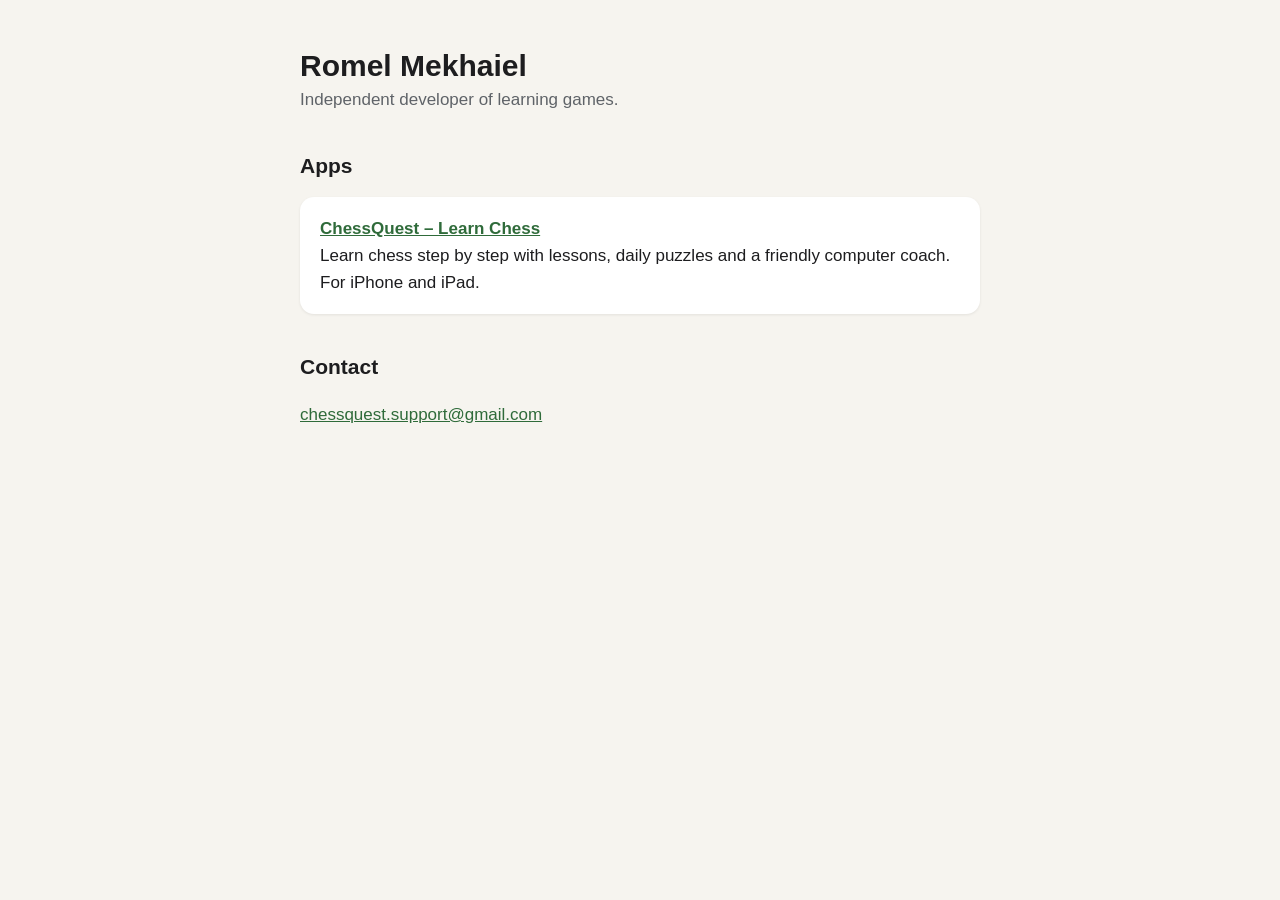
<file: index.html>
<!DOCTYPE html>
<html lang="en"><head><meta charset="utf-8"><meta name="viewport" content="width=device-width,initial-scale=1">
<title>Romel Mekhaiel – Apps</title><link rel="stylesheet" href="/style.css"></head>
<body><main>
<h1>Romel Mekhaiel</h1>
<p class="sub">Independent developer of learning games.</p>
<h2>Apps</h2>
<div class="card">
<strong><a href="/chessquest/">ChessQuest – Learn Chess</a></strong><br>
Learn chess step by step with lessons, daily puzzles and a friendly computer coach. For iPhone and iPad.
</div>
<h2>Contact</h2>
<p><a href="mailto:chessquest.support@gmail.com">chessquest.support@gmail.com</a></p>
</main></body></html>
</file>
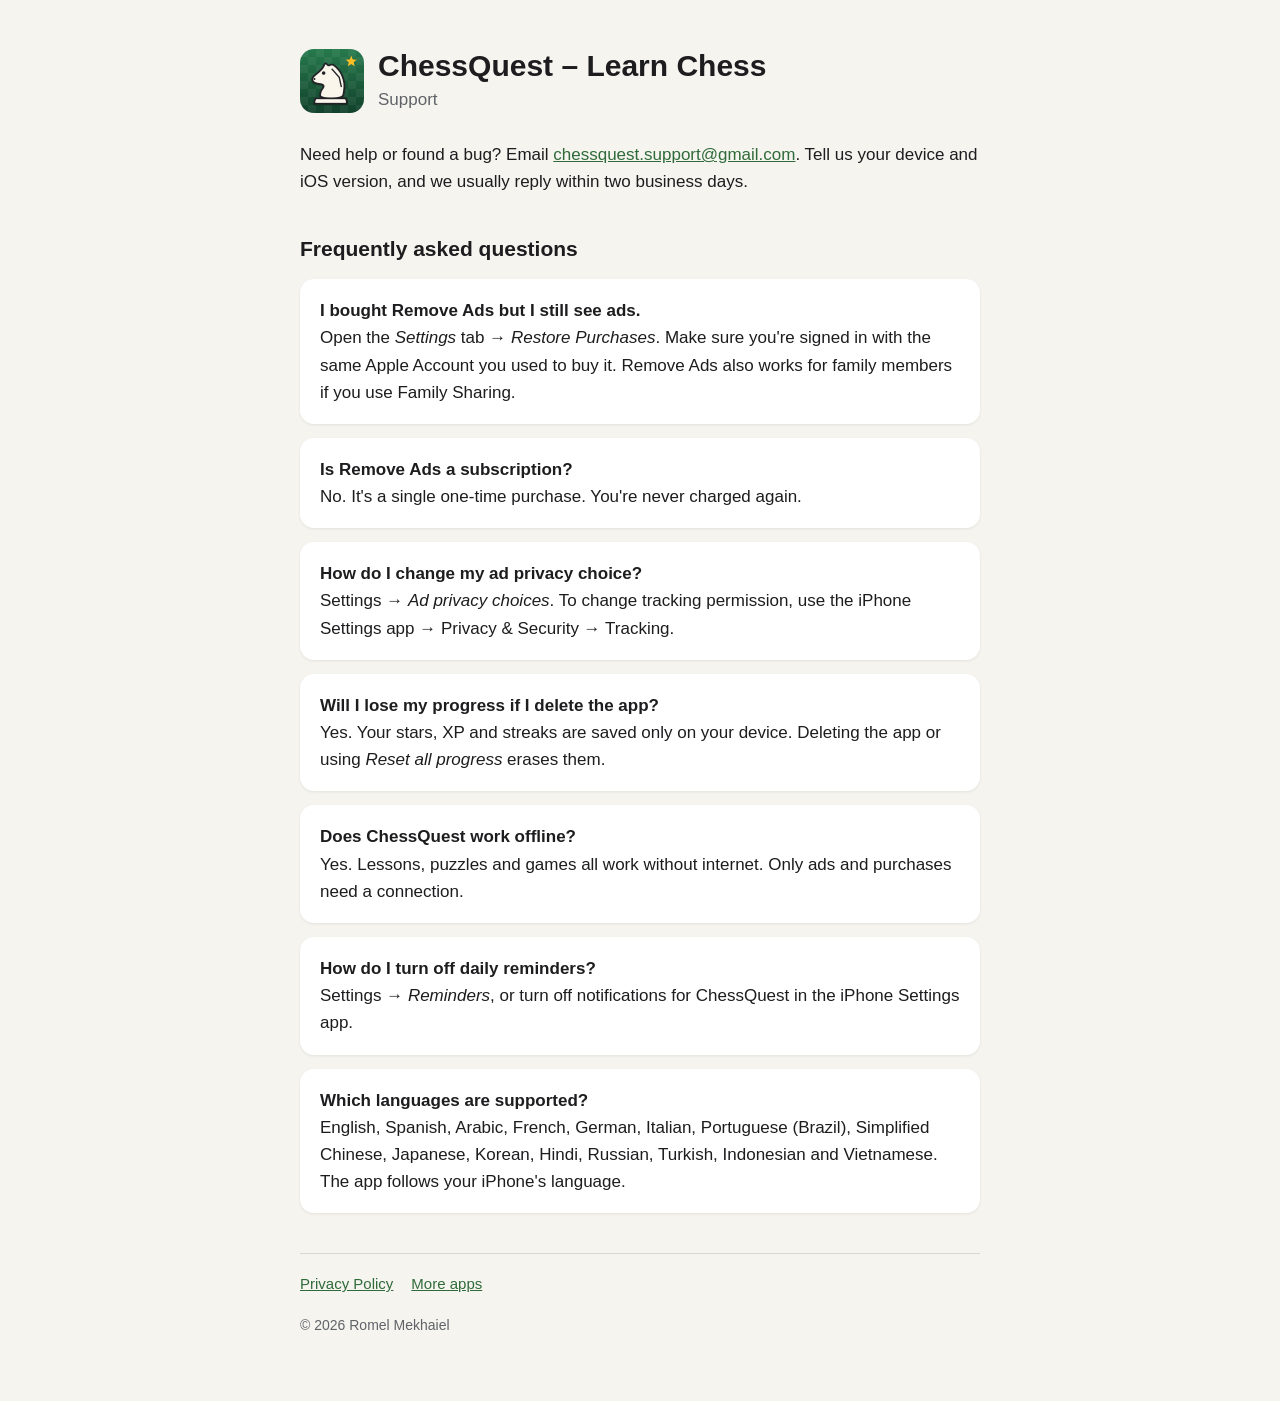
<file: chessquest/index.html>
<!DOCTYPE html>
<html lang="en"><head><meta charset="utf-8"><meta name="viewport" content="width=device-width,initial-scale=1">
<title>ChessQuest – Support</title><link rel="stylesheet" href="/style.css"></head>
<body><main>
<header><img src="icon.png" alt=""><div><h1>ChessQuest – Learn Chess</h1><p class="sub">Support</p></div></header>
<p>Need help or found a bug? Email <a href="mailto:chessquest.support@gmail.com">chessquest.support@gmail.com</a>. Tell us your device and iOS version, and we usually reply within two business days.</p>

<h2>Frequently asked questions</h2>
<div class="card"><strong>I bought Remove Ads but I still see ads.</strong><br>
Open the <em>Settings</em> tab → <em>Restore Purchases</em>. Make sure you're signed in with the same Apple Account you used to buy it. Remove Ads also works for family members if you use Family Sharing.</div>
<div class="card"><strong>Is Remove Ads a subscription?</strong><br>
No. It's a single one-time purchase. You're never charged again.</div>
<div class="card"><strong>How do I change my ad privacy choice?</strong><br>
Settings → <em>Ad privacy choices</em>. To change tracking permission, use the iPhone Settings app → Privacy &amp; Security → Tracking.</div>
<div class="card"><strong>Will I lose my progress if I delete the app?</strong><br>
Yes. Your stars, XP and streaks are saved only on your device. Deleting the app or using <em>Reset all progress</em> erases them.</div>
<div class="card"><strong>Does ChessQuest work offline?</strong><br>
Yes. Lessons, puzzles and games all work without internet. Only ads and purchases need a connection.</div>
<div class="card"><strong>How do I turn off daily reminders?</strong><br>
Settings → <em>Reminders</em>, or turn off notifications for ChessQuest in the iPhone Settings app.</div>
<div class="card"><strong>Which languages are supported?</strong><br>
English, Spanish, Arabic, French, German, Italian, Portuguese (Brazil), Simplified Chinese, Japanese, Korean, Hindi, Russian, Turkish, Indonesian and Vietnamese. The app follows your iPhone's language.</div>

<nav><a href="/chessquest/privacy.html">Privacy Policy</a><a href="/">More apps</a></nav>
<footer>© 2026 Romel Mekhaiel</footer>
</main></body></html>
</file>
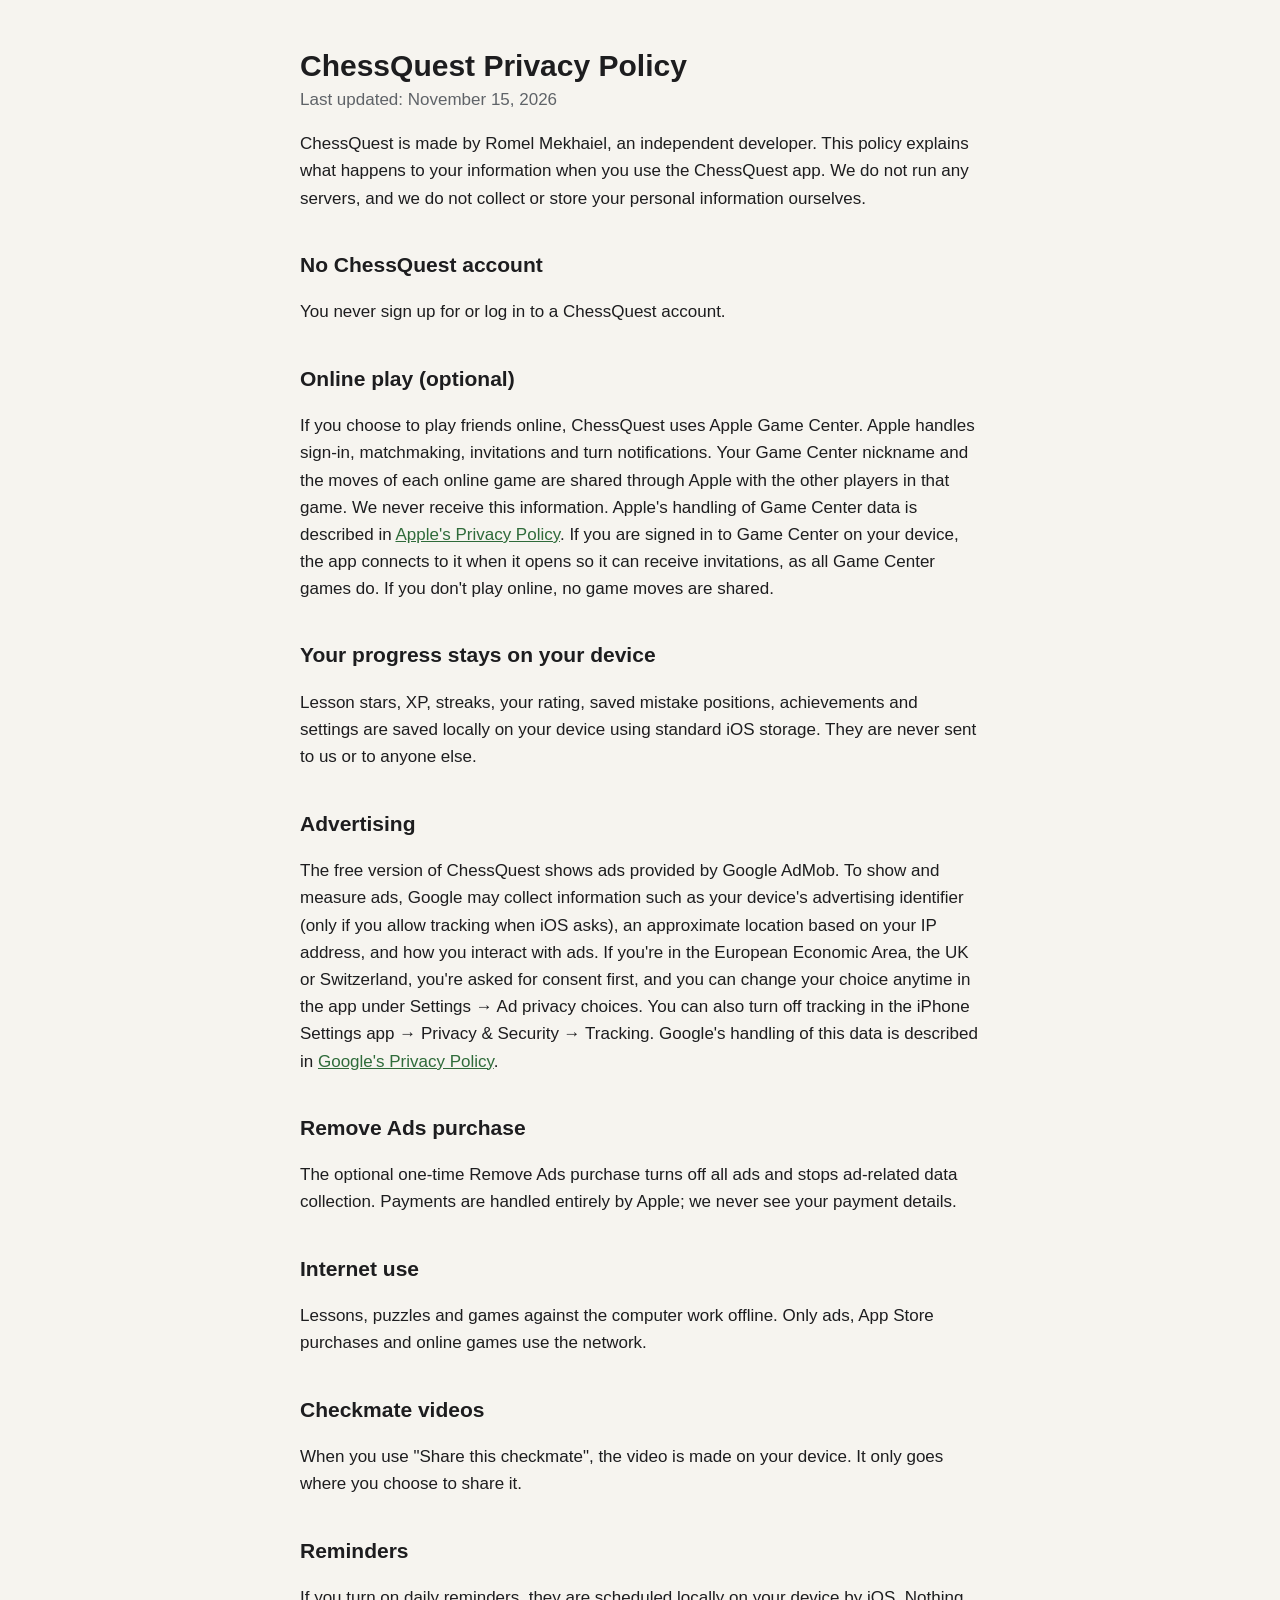
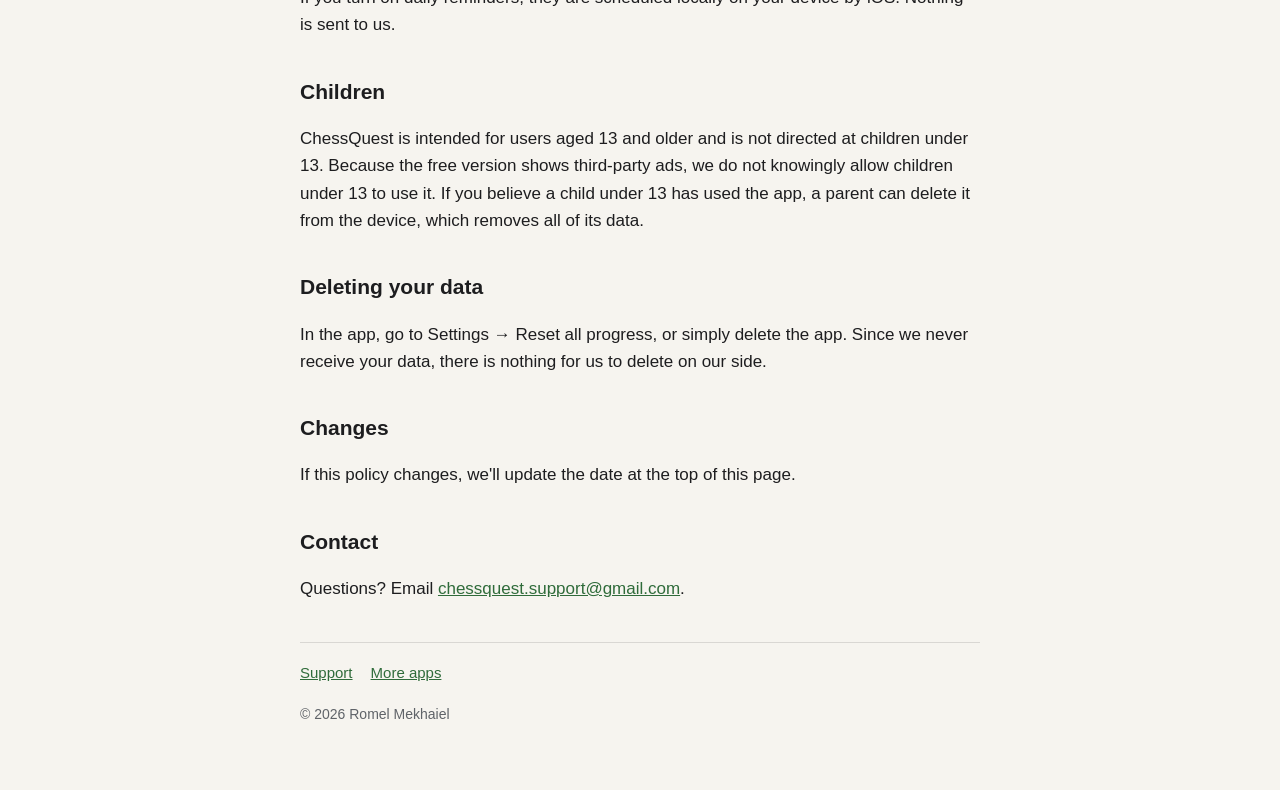
<file: chessquest/privacy.html>
<!DOCTYPE html>
<html lang="en"><head><meta charset="utf-8"><meta name="viewport" content="width=device-width,initial-scale=1">
<title>ChessQuest – Privacy Policy</title><link rel="stylesheet" href="/style.css"></head>
<body><main>
<h1>ChessQuest Privacy Policy</h1>
<p class="sub">Last updated: November 15, 2026</p>
<p>ChessQuest is made by Romel Mekhaiel, an independent developer. This policy explains what happens to your information when you use the ChessQuest app. We do not run any servers, and we do not collect or store your personal information ourselves.</p>

<h2>No ChessQuest account</h2>
<p>You never sign up for or log in to a ChessQuest account.</p>

<h2>Online play (optional)</h2>
<p>If you choose to play friends online, ChessQuest uses Apple Game Center. Apple handles sign-in, matchmaking, invitations and turn notifications. Your Game Center nickname and the moves of each online game are shared through Apple with the other players in that game. We never receive this information. Apple's handling of Game Center data is described in <a href="https://www.apple.com/legal/privacy/">Apple's Privacy Policy</a>. If you are signed in to Game Center on your device, the app connects to it when it opens so it can receive invitations, as all Game Center games do. If you don't play online, no game moves are shared.</p>

<h2>Your progress stays on your device</h2>
<p>Lesson stars, XP, streaks, your rating, saved mistake positions, achievements and settings are saved locally on your device using standard iOS storage. They are never sent to us or to anyone else.</p>

<h2>Advertising</h2>
<p>The free version of ChessQuest shows ads provided by Google AdMob. To show and measure ads, Google may collect information such as your device's advertising identifier (only if you allow tracking when iOS asks), an approximate location based on your IP address, and how you interact with ads. If you're in the European Economic Area, the UK or Switzerland, you're asked for consent first, and you can change your choice anytime in the app under Settings → Ad privacy choices. You can also turn off tracking in the iPhone Settings app → Privacy &amp; Security → Tracking. Google's handling of this data is described in <a href="https://policies.google.com/privacy">Google's Privacy Policy</a>.</p>

<h2>Remove Ads purchase</h2>
<p>The optional one-time Remove Ads purchase turns off all ads and stops ad-related data collection. Payments are handled entirely by Apple; we never see your payment details.</p>

<h2>Internet use</h2>
<p>Lessons, puzzles and games against the computer work offline. Only ads, App Store purchases and online games use the network.</p>

<h2>Checkmate videos</h2>
<p>When you use "Share this checkmate", the video is made on your device. It only goes where you choose to share it.</p>

<h2>Reminders</h2>
<p>If you turn on daily reminders, they are scheduled locally on your device by iOS. Nothing is sent to us.</p>

<h2>Children</h2>
<p>ChessQuest is intended for users aged 13 and older and is not directed at children under 13. Because the free version shows third-party ads, we do not knowingly allow children under 13 to use it. If you believe a child under 13 has used the app, a parent can delete it from the device, which removes all of its data.</p>

<h2>Deleting your data</h2>
<p>In the app, go to Settings → Reset all progress, or simply delete the app. Since we never receive your data, there is nothing for us to delete on our side.</p>

<h2>Changes</h2>
<p>If this policy changes, we'll update the date at the top of this page.</p>

<h2>Contact</h2>
<p>Questions? Email <a href="mailto:chessquest.support@gmail.com">chessquest.support@gmail.com</a>.</p>

<nav><a href="/chessquest/">Support</a><a href="/">More apps</a></nav>
<footer>© 2026 Romel Mekhaiel</footer>
</main></body></html>
</file>
<file: style.css>
:root{--ink:#1d1d1f;--muted:#5f6368;--accent:#2f6b3a;--bg:#f6f4ef;--card:#fff}
@media (prefers-color-scheme:dark){:root{--ink:#f2f2f2;--muted:#a8a8a8;--accent:#8fd19e;--bg:#141414;--card:#1e1e1e}}
*{box-sizing:border-box}body{margin:0;font:17px/1.6 -apple-system,BlinkMacSystemFont,"Segoe UI",Roboto,sans-serif;color:var(--ink);background:var(--bg)}
main{max-width:720px;margin:0 auto;padding:48px 20px 64px}
header{display:flex;align-items:center;gap:14px;margin-bottom:28px}
header img{width:64px;height:64px;border-radius:14px}
h1{font-size:30px;line-height:1.2;margin:0}h2{font-size:21px;margin:36px 0 8px}
.sub{color:var(--muted);margin:2px 0 0}
.card{background:var(--card);border-radius:14px;padding:18px 20px;margin:14px 0;box-shadow:0 1px 3px rgba(0,0,0,.08)}
a{color:var(--accent)}ul{padding-left:22px}li{margin:6px 0}
nav{display:flex;gap:18px;margin-top:40px;padding-top:18px;border-top:1px solid rgba(127,127,127,.25);font-size:15px}
footer{color:var(--muted);font-size:14px;margin-top:18px}
</file>
